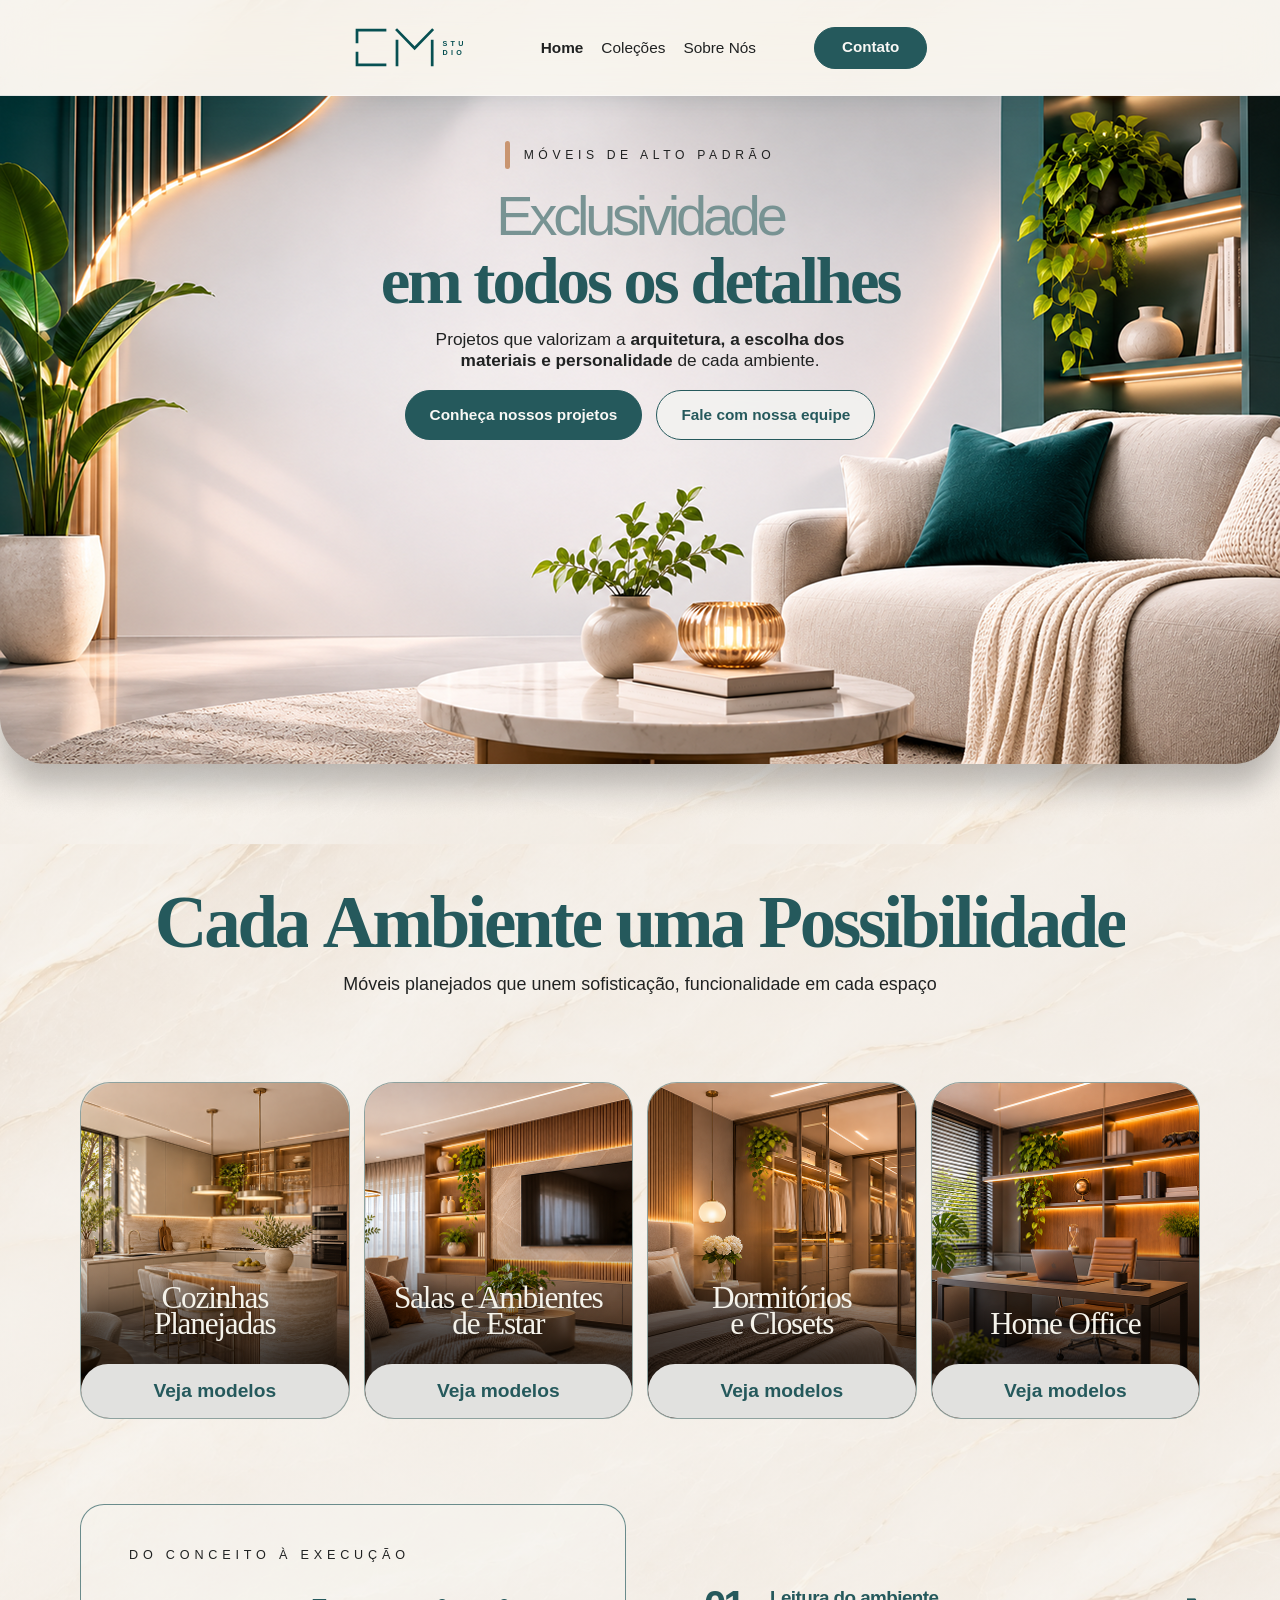
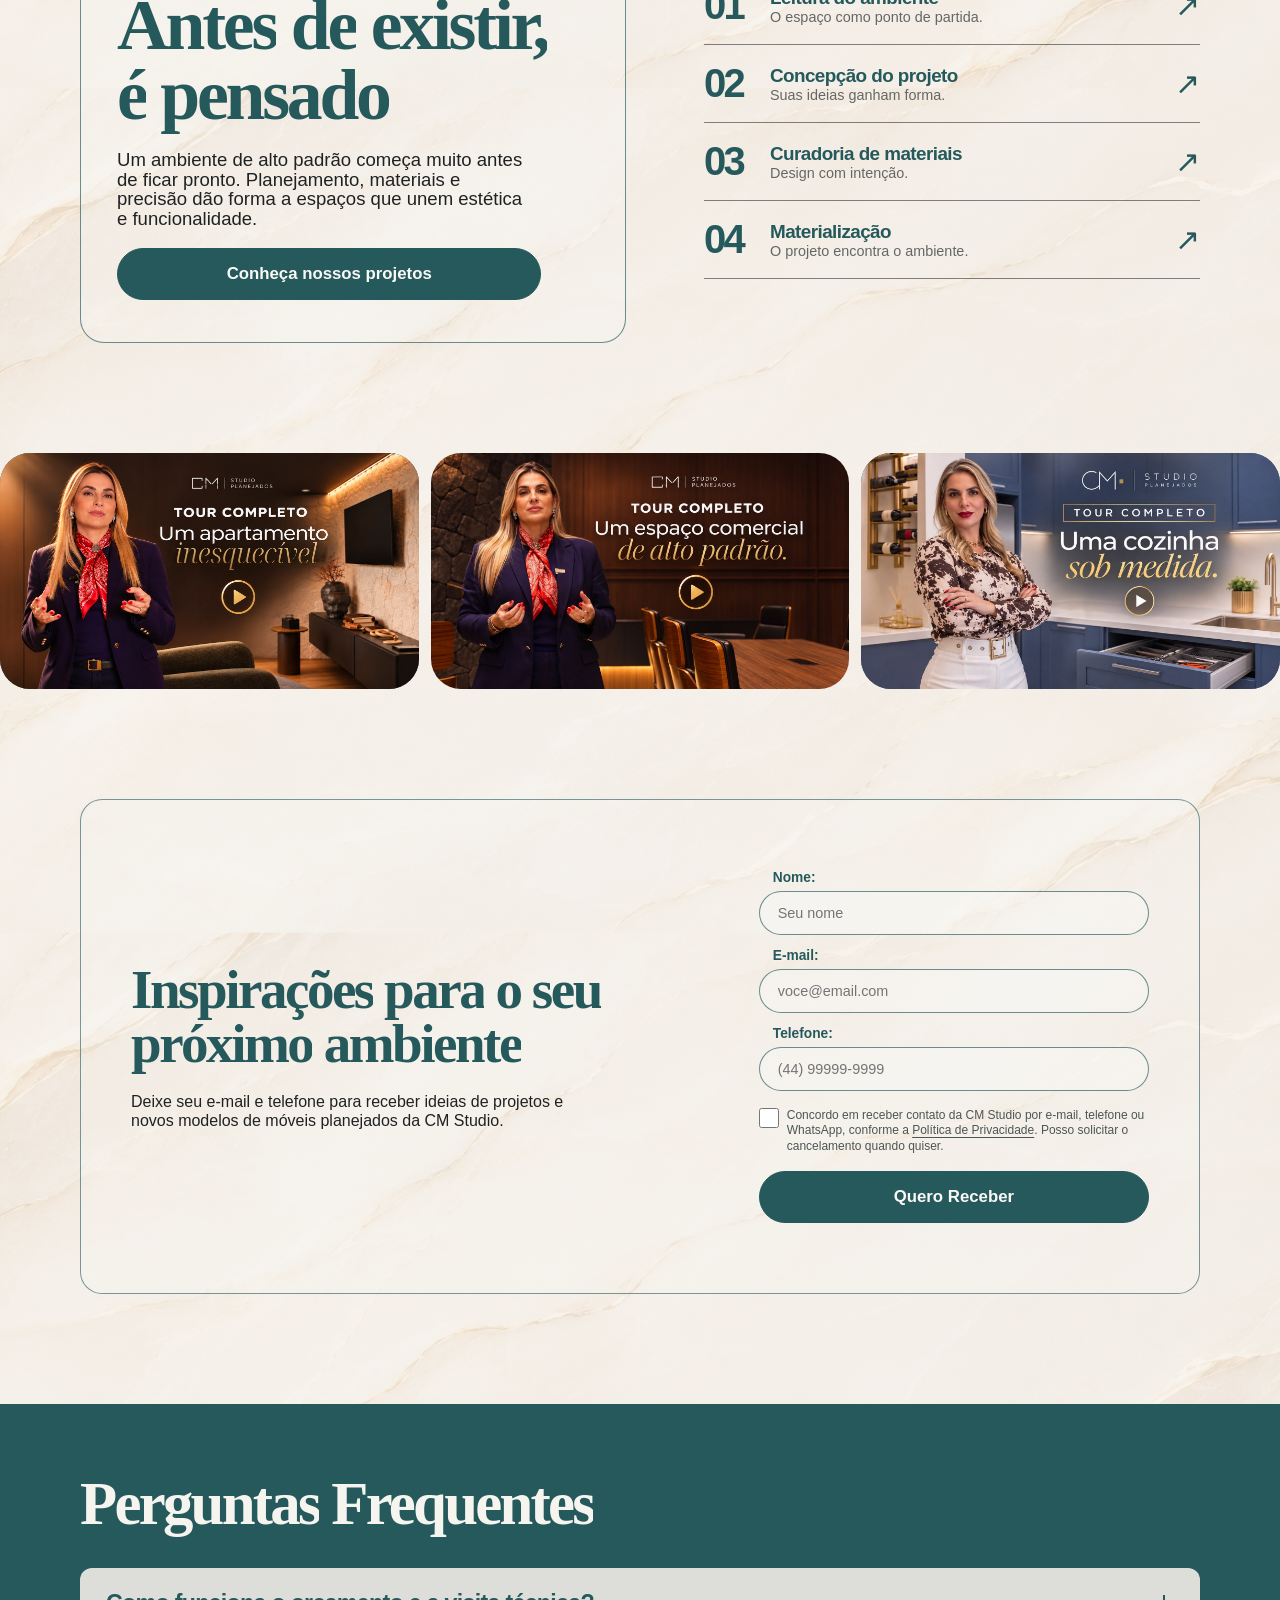
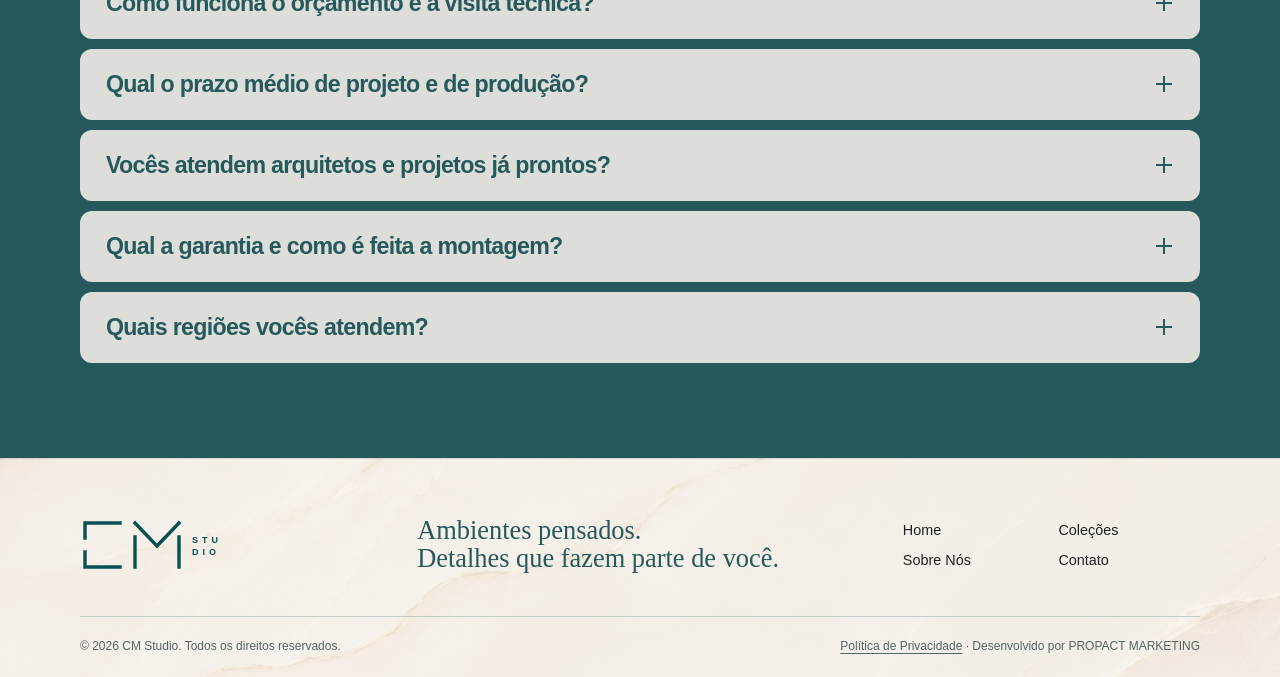
<file: index.html>
<!doctype html>
<html lang="pt-BR">
<head>
  <meta charset="utf-8">
  <meta name="viewport" content="width=device-width, initial-scale=1">

  <!-- Ao configurar o formulário, libere seu domínio em connect-src. -->
  <meta http-equiv="Content-Security-Policy" content="default-src 'self'; img-src 'self'; style-src 'self' 'unsafe-inline' https://fonts.googleapis.com; font-src https://fonts.gstatic.com; script-src 'self' 'unsafe-inline'; frame-src https://www.youtube-nocookie.com https://player.vimeo.com; media-src 'self' https:; connect-src 'self'; base-uri 'self'; form-action 'none'; object-src 'none'">
  <meta name="referrer" content="strict-origin-when-cross-origin">
  <meta name="robots" content="index, follow, max-image-preview:large">

  <title>CM Studio | Móveis planejados em todos os detalhes</title>
  <meta name="description" content="Explore cozinhas, salas, dormitórios e home offices planejados pela CM Studio. Do conceito à execução, um ambiente pensado para você.">
  <meta name="theme-color" content="#25595c">

  <link rel="icon" href="assets/images/logo.svg" type="image/svg+xml">
  <link rel="preconnect" href="https://fonts.googleapis.com">
  <link rel="preconnect" href="https://fonts.gstatic.com" crossorigin>

  <!-- Prioriza a imagem principal correspondente à tela atual. -->
  <link rel="preload" as="image" href="assets/images/hero-mobile.png" media="(max-width:600px)" fetchpriority="high">
  <link rel="preload" as="image" href="assets/images/hero-desktop.png" media="(min-width:600.01px)" fetchpriority="high">

  <!-- Fontes sem bloquear a primeira exibição da página. -->
  <link href="https://fonts.googleapis.com/css2?family=Cormorant+Garamond:wght@400;500;600&amp;family=Raleway:wght@400;500;600;700&amp;display=swap" rel="stylesheet" media="print" onload="this.onload=null;this.media='all'">
  <noscript>
    <link href="https://fonts.googleapis.com/css2?family=Cormorant+Garamond:wght@400;500;600&amp;family=Raleway:wght@400;500;600;700&amp;display=swap" rel="stylesheet">
  </noscript>

  <!--
    ABERTURA ORIGINAL COMPLETA:
    - Mantém o vídeo inteiro na velocidade original.
    - A saída começa somente quando o vídeo termina.
    - A cortina sai em 150 ms.
    - Os tempos de segurança abaixo servem apenas para falhas.
  -->
  <script>
window.CM_INTRO = {
  enabled: true,
  oncePerSession: false,
  skipOnDeepLink: true,
  exitDuration: 150,
  startupTimeout: 10000,
  stallTimeout: 10000
};

(() => {
  const options = window.CM_INTRO;
  const root = document.documentElement;
  const desktop = matchMedia('(min-width:1025px)');
  const reducedMotion = matchMedia('(prefers-reduced-motion:reduce)');
  const connection = navigator.connection;

  if (
    !options.enabled ||
    !desktop.matches ||
    reducedMotion.matches ||
    (
      connection &&
      (
        connection.saveData ||
        /(^|-)2g$/.test(connection.effectiveType || '')
      )
    ) ||
    (
      options.skipOnDeepLink &&
      location.hash &&
      location.hash !== '#home'
    )
  ) {
    return;
  }

  if (options.oncePerSession) {
    try {
      if (sessionStorage.getItem('cm_intro_seen')) return;
    } catch {}
  }

  let intro;
  let video;
  let source;

  let finished = false;
  let leaving = false;
  let played = false;
  let lastProgressPosition = 0;

  let bootstrapTimer;
  let startTimer;
  let stallTimer;
  let exitTimer;

  function clearPlaybackTimers() {
    [
      bootstrapTimer,
      startTimer,
      stallTimer
    ].forEach(timer => clearTimeout(timer));
  }

  function finish() {
    if (finished) return;

    finished = true;

    clearPlaybackTimers();
    clearTimeout(exitTimer);

    document.removeEventListener(
      'DOMContentLoaded',
      start
    );

    document.removeEventListener(
      'visibilitychange',
      checkVisibility
    );

    desktop.removeEventListener(
      'change',
      checkViewport
    );

    reducedMotion.removeEventListener(
      'change',
      checkViewport
    );

    // Retira a cortina antes de limpar o vídeo.
    const overlay =
      intro || document.getElementById('intro');

    const player =
      video || document.getElementById('intro-video');

    if (overlay) overlay.remove();

    root.classList.remove('has-intro');

    document.querySelectorAll(
      '.site-header, main, .site-footer'
    ).forEach(element => {
      element.inert = false;
    });

    if (player) {
      try {
        player.pause();
        player.removeAttribute('src');

        player.querySelectorAll('source').forEach(item => {
          item.removeAttribute('src');
        });

        player.load();
      } catch {}
    }
  }

  function leave() {
    if (finished || leaving) return;

    leaving = true;

    clearPlaybackTimers();

    if (!played || !intro) {
      finish();
      return;
    }

    // Mantém o último quadro até a cortina terminar de sair.
    video.pause();

    intro.addEventListener('transitionend', event => {
      if (
        event.target === intro &&
        event.propertyName === 'transform'
      ) {
        finish();
      }
    });

    intro.classList.add('is-leaving');

    // Segurança caso o navegador não dispare transitionend.
    exitTimer = setTimeout(
      finish,
      options.exitDuration + 50
    );
  }

  function checkViewport() {
    if (
      !desktop.matches ||
      reducedMotion.matches
    ) {
      finish();
    }
  }

  function watchStartup() {
    clearTimeout(startTimer);

    if (!document.hidden) {
      startTimer = setTimeout(() => {
        if (!played) finish();
      }, options.startupTimeout);
    }
  }

  function watchStall() {
    clearTimeout(stallTimer);

    if (
      finished ||
      leaving ||
      document.hidden ||
      !played
    ) {
      return;
    }

    const lastPosition = video.currentTime;

    stallTimer = setTimeout(() => {
      if (
        finished ||
        leaving ||
        document.hidden
      ) {
        return;
      }

      if (video.ended) {
        leave();
      } else if (video.currentTime <= lastPosition) {
        // Libera o site somente se o vídeo realmente ficou sem progresso.
        finish();
      } else {
        lastProgressPosition = video.currentTime;
        watchStall();
      }
    }, options.stallTimeout);
  }

  function checkVisibility() {
    clearTimeout(startTimer);
    clearTimeout(stallTimer);

    if (
      finished ||
      leaving ||
      document.hidden
    ) {
      return;
    }

    if (!played) {
      watchStartup();
    } else if (video.ended) {
      leave();
    } else {
      watchStall();
    }
  }

  function start() {
    if (finished) return;

    clearTimeout(bootstrapTimer);

    intro = document.getElementById('intro');
    video = document.getElementById('intro-video');
    source = video && video.querySelector('source');

    if (
      !intro ||
      !video ||
      !source ||
      !desktop.matches ||
      reducedMotion.matches
    ) {
      finish();
      return;
    }

    try {
      document.querySelectorAll(
        '.site-header, main, .site-footer'
      ).forEach(element => {
        element.inert = true;
      });

      intro.style.setProperty(
        '--intro-exit',
        options.exitDuration + 'ms'
      );

      desktop.addEventListener(
        'change',
        checkViewport
      );

      reducedMotion.addEventListener(
        'change',
        checkViewport
      );

      document.addEventListener(
        'visibilitychange',
        checkVisibility
      );

      // Reprodução integral na velocidade original.
      video.loop = false;
      video.defaultPlaybackRate = 1;
      video.playbackRate = 1;

      video.addEventListener('playing', () => {
        if (finished || leaving) return;

        played = true;
        lastProgressPosition = video.currentTime;

        clearTimeout(startTimer);
        watchStall();

        if (options.oncePerSession) {
          try {
            sessionStorage.setItem(
              'cm_intro_seen',
              '1'
            );
          } catch {}
        }
      });

      // Saída normal somente após o término real do vídeo.
      video.addEventListener(
        'ended',
        leave,
        { once: true }
      );

      video.addEventListener(
        'waiting',
        watchStall
      );

      video.addEventListener('timeupdate', () => {
        if (
          video.currentTime > lastProgressPosition
        ) {
          lastProgressPosition = video.currentTime;
          watchStall();
        }
      });

      video.addEventListener(
        'error',
        finish,
        { once: true }
      );

      source.addEventListener(
        'error',
        finish,
        { once: true }
      );

      watchStartup();

      video.muted = true;
      video.preload = 'auto';

      // Sem pôster de textura intermediário.
      source.src = source.dataset.src;

      video.load();

      const attempt = video.play();

      if (attempt && attempt.catch) {
        attempt.catch(finish);
      }
    } catch {
      finish();
    }
  }

  root.classList.add('has-intro');

  // Protege apenas contra falha de inicialização.
  // Este temporizador é cancelado quando start() roda.
  bootstrapTimer = setTimeout(
    finish,
    options.startupTimeout
  );

  if (document.readyState === 'loading') {
    document.addEventListener(
      'DOMContentLoaded',
      start,
      { once: true }
    );
  } else {
    start();
  }
})();
  </script>

  <style>
:root{
  --teal:#25595c;
  --deep:#124b4d;
  --ink:#202222;
  --paper:#f2f0ed;
  --copper:#c99570;
  --serif:'Cormorant Garamond',Georgia,serif;
  --sans:'Raleway',Arial,sans-serif;
  --ease:cubic-bezier(.18,.72,.2,1);
}

*,*::before,*::after{box-sizing:border-box}
html{scroll-behavior:smooth;scroll-padding-top:110px}
body{margin:0;color:var(--ink);font-family:var(--sans);font-size:16px;background:linear-gradient(#f5f4f1b8,#f5f4f1b8),url('assets/images/marmore.jpg') center top/1500px auto repeat-y}
button,input,textarea{font:inherit}
button,a,input{-webkit-tap-highlight-color:transparent}
a{color:inherit;text-decoration:none}
button{cursor:pointer;color:inherit}
img{display:block;max-width:100%}
h1,h2,h3,p{margin:0}
h1,h2,h3{font-family:var(--serif);font-weight:600}
h1,h2{color:var(--teal);letter-spacing:-.045em;line-height:.98}
h2{font-size:clamp(2.5rem,5.7vw,4.6rem)}
p{line-height:1.35}
a:focus-visible,button:focus-visible,summary:focus-visible,input:focus-visible{outline:3px solid var(--copper);outline-offset:5px}
section[id]{scroll-margin-top:100px}
.section-shell{width:min(1120px,88%);margin-inline:auto}
.button{display:inline-flex;align-items:center;justify-content:center;min-height:52px;padding:13px 25px;border:1px solid var(--teal);border-radius:50px;background:var(--teal);color:#f9f8f5;font-weight:700;font-size:1.05rem;text-align:center;line-height:1.2;transition:background .25s,transform .25s,box-shadow .25s}
.button:hover{background:var(--deep);transform:translateY(-2px);box-shadow:0 6px 20px #163d3d1a}
.button-light{background:#f3f3f0d9;color:var(--teal);-webkit-backdrop-filter:blur(8px);backdrop-filter:blur(8px)}
.button-light:hover{background:#fff}
.button:disabled{opacity:.65;cursor:wait}
.sr-only{position:absolute;width:1px;height:1px;overflow:hidden;clip:rect(0,0,0,0);white-space:nowrap}
.skip-link{position:fixed;top:-100px;left:20px;padding:15px;background:white;color:var(--teal);z-index:100}
.skip-link:focus{top:12px}
.link-button{border:0;background:none;padding:0;font:inherit;color:inherit;text-decoration:underline;text-underline-offset:3px}

/* ABERTURA ORIGINAL COMPLETA — SOMENTE DESKTOP */
.intro{display:none}

@media(min-width:1025px){
  html.has-intro{overflow:hidden}

  html.has-intro .intro{
    display:block;
    position:fixed;
    inset:0;
    z-index:1000;
    background:#f4f3f0;
    box-shadow:0 40px 80px -20px rgba(10,35,36,.45);
    will-change:transform;
  }

  .intro.is-leaving{
    transform:translateY(-102%);
    transition:transform var(--intro-exit,150ms) cubic-bezier(.77,0,.18,1);
  }

  .intro-video{
    position:absolute;
    inset:0;
    width:100%;
    height:100%;
    object-fit:cover;
    pointer-events:none;
  }
}

/* CABEÇALHO FIXO COM EFEITO DE VIDRO */
.site-header{
  position:sticky;
  top:0;
  z-index:50;
  min-height:96px;
  display:flex;
  align-items:center;
  justify-content:center;
  gap:60px;
  padding:18px 5%;
  background:rgba(247,246,242,.66);
  border-bottom:1px solid rgba(255,255,255,.52);
  -webkit-backdrop-filter:blur(24px) saturate(145%);
  backdrop-filter:blur(24px) saturate(145%);
  box-shadow:0 9px 28px -17px rgba(17,47,48,.27);
  transition:background .25s ease,box-shadow .25s ease;
}

.site-header.is-scrolled{
  background:rgba(247,246,242,.56);
  box-shadow:0 12px 32px -15px rgba(17,47,48,.34);
}

.brand{display:block;flex-shrink:0}
.brand img{width:128px;height:auto}
.site-header nav{display:flex;align-items:center;gap:18px;font-size:.96rem}
.site-header nav>a[aria-current]{font-weight:700}
.site-header nav>a:not(.button):hover{text-decoration:underline;text-underline-offset:5px}
.site-header .nav-contact{min-height:42px;padding:10px 27px;margin-left:40px;font-size:.95rem}
.menu-toggle{display:none}

/* PRIMEIRA SEÇÃO */
.hero{position:relative;margin-top:-1px;isolation:isolate}
.hero-picture{display:block}

.hero-picture img{
  display:block;
  width:100%;
  height:auto;
  min-height:0;
  max-height:none;
  aspect-ratio:1280 / 727;
  object-fit:contain;
  object-position:center top;
}

.hero-copy{
  position:absolute;
  inset:0;
  display:flex;
  flex-direction:column;
  align-items:center;
  max-width:1060px;
  margin-inline:auto;
  padding:clamp(28px,3.6vw,64px) 4% 0;
  text-align:center;
}

.eyebrow{font-size:.79rem;letter-spacing:.38em;text-transform:uppercase;font-weight:500}
.hero .eyebrow{display:flex;align-items:center;gap:14px;margin-bottom:10px;font-size:clamp(.65rem,.95vw,.79rem)}
.hero .eyebrow::before{content:'';display:block;width:5px;height:28px;border-radius:3px;background:var(--copper)}
.hero h1{font-size:clamp(2.8rem,5.2vw,4.75rem);max-width:940px;line-height:1.02}
.light-heading{font-family:var(--sans);font-weight:400;letter-spacing:-.075em;font-size:.84em;color:#789393}
.hero-description{max-width:620px;margin-top:14px;font-size:clamp(.95rem,1.35vw,1.15rem);line-height:1.25}
.hero-actions{display:flex;flex-direction:row;align-items:center;justify-content:center;gap:14px;width:auto;margin-top:18px}
.hero-actions .button{min-height:50px;padding:12px 24px;font-size:clamp(.95rem,1.2vw,1.05rem)}

/* COLEÇÕES DA HOME */
.collections-section{padding-top:65px;padding-bottom:85px}
.section-intro{text-align:center}
.section-intro p{margin-top:14px;font-size:1.12rem}
.collection-grid{display:grid;grid-template-columns:repeat(4,minmax(0,1fr));gap:14px;margin-top:85px}
.collection-card{display:block;position:relative;aspect-ratio:.8;border-radius:30px;isolation:isolate;overflow:hidden;border:1px solid #25595c65;background:#d4d2cb}
.collection-card>img{width:100%;height:100%;object-fit:cover;transition:transform .7s var(--ease)}
.collection-card::after{content:'';position:absolute;inset:40% 0 0;background:linear-gradient(transparent,#0007 75%);z-index:1;pointer-events:none}
.collection-card h3{position:absolute;z-index:2;inset:auto 8px 24%;text-align:center;font-weight:400;font-size:clamp(1.55rem,2.45vw,2.1rem);line-height:.84;color:#f5f3eb;letter-spacing:-.04em;text-shadow:0 1px 8px #0006}
.collection-card>span{position:absolute;z-index:3;inset:auto 0 0;min-height:54px;border-radius:40px;background:#e1e1df;display:flex;align-items:center;justify-content:center;color:var(--teal);font-size:1.2rem;font-weight:700;transition:background .3s}
.collection-card:hover>img{transform:scale(1.055)}
.collection-card:hover>span{background:#f4f4f0}

/* METODOLOGIA */
.method-section{display:grid;grid-template-columns:1.1fr 1fr;gap:7%;align-items:center;padding-bottom:110px}
.method-card{border:1px solid #25595caa;border-radius:24px;padding:42px 36px;background:#f7f7f345}
.method-card .eyebrow{margin:0 0 26px 12px}
.method-card h2{font-size:clamp(3.2rem,5.6vw,4.6rem)}
.method-card>p:not(.eyebrow){font-size:1.16rem;line-height:1.05;margin-top:20px;max-width:410px}
.method-card .button{margin-top:20px;width:90%}
.method-item{border-bottom:1px solid #3339}
.method-item summary{list-style:none;display:flex;gap:18px;align-items:center;padding:16px 0;cursor:pointer;color:var(--teal)}
summary::-webkit-details-marker{display:none}
.method-number{font-family:var(--sans);font-weight:600;font-size:2.5rem;letter-spacing:-.07em;min-width:48px}
.method-item strong{font-size:1.18rem;letter-spacing:-.03em}
.method-item small{display:block;color:#656765;font-size:.9rem}
.method-arrow{margin-left:auto;font-size:1.9rem;transition:transform .3s;flex-shrink:0}
.method-item[open] .method-arrow{transform:rotate(90deg)}
.detail-answer{line-height:1.5}
.method-item .detail-answer{padding:0 10px 22px 66px;color:#4d5654}
.detail-answer p{line-height:1.5}

/* VÍDEOS */
.video-section{padding-bottom:110px}
.video-track{display:grid;grid-template-columns:repeat(3,minmax(0,1fr));gap:12px;width:100%;overflow:visible}
.video-card{padding:0;border:0;border-radius:30px;overflow:hidden;background:var(--teal);display:block;position:relative}
.video-card img{width:100%;height:auto;aspect-ratio:16/9;object-fit:cover;transition:transform .7s var(--ease)}
.video-card:hover img{transform:scale(1.035)}

/* FORMULÁRIO */
.contact-section{padding-bottom:110px}
.contact-panel{border:1px solid #25595c99;border-radius:22px;padding:70px 50px;display:grid;grid-template-columns:1.4fr 1fr;gap:8%;align-items:center;background:#f7f7f340}
.contact-copy h2{font-size:clamp(2.8rem,4.3vw,3.6rem);max-width:580px}
.contact-copy p{font-size:1rem;max-width:460px;margin-top:23px;line-height:1.15}
.lead-form{display:grid;gap:13px}
.field label{display:block;font-size:.86rem;font-weight:700;color:var(--teal);margin:0 0 6px 14px}
.field input{min-height:44px;width:100%;background:#f8f8f580;border:1px solid #25595caa;border-radius:40px;padding:10px 18px;color:var(--ink);font-size:.9rem;transition:background .2s,box-shadow .2s}
.field input:focus{background:#fff;box-shadow:0 0 0 4px #25595c15}
.consent{display:flex;align-items:flex-start;gap:8px;font-size:.75rem;line-height:1.3;color:#4d5654;cursor:pointer;margin:4px 0}
.consent input{accent-color:var(--teal);width:20px;height:20px;flex-shrink:0;margin:0}
.lead-form .button{width:100%}
.form-status{font-size:.86rem;line-height:1.45}
.form-status:empty{display:none}
.field[hidden]{display:none}
.hp{position:absolute;left:-9999px;width:1px;height:1px;overflow:hidden}

/* PERGUNTAS FREQUENTES */
.faq-section{padding:70px 0 95px;background:var(--teal);color:#f5f4ef}
.faq-section h2{font-size:clamp(2.5rem,4.8vw,3.8rem);color:#f5f4ef;margin-bottom:34px}
.faq-list{display:grid;gap:10px}
.faq-item{background:#dddeda;border-radius:12px;color:var(--teal)}
.faq-item summary{font-size:clamp(1rem,2vw,1.45rem);font-weight:700;letter-spacing:-.03em;padding:22px 26px;display:flex;align-items:center;gap:20px;cursor:pointer;list-style:none}
.faq-item .detail-answer{padding:0 64px 24px 26px;font-size:1rem;color:#3e5554}
.plus{width:20px;height:20px;position:relative;margin-left:auto;flex-shrink:0}
.plus::before,.plus::after{content:'';height:2px;width:16px;background:currentColor;position:absolute;top:9px;left:2px;transition:transform .3s}
.plus::after{transform:rotate(90deg)}
.faq-item[open] .plus::after{transform:rotate(0)}
details[open] .detail-answer{animation:answer-in .3s var(--ease)}

@keyframes answer-in{
  from{opacity:0;transform:translateY(6px)}
  to{opacity:1;transform:none}
}

/* RODAPÉ */
.site-footer{padding:55px 0 24px;border-top:1px solid #25595c25}
.footer-inner{display:grid;grid-template-columns:1fr 1.5fr 1fr;gap:40px;align-items:center}
.footer-inner .brand img{width:160px}
.footer-inner>p{font-family:var(--serif);font-size:1.65rem;color:var(--teal);line-height:1.05}
.footer-inner nav{display:grid;grid-template-columns:1fr 1fr;gap:14px;font-size:.9rem}
.footer-inner a:hover{text-decoration:underline;text-underline-offset:5px}
.footer-bottom{display:flex;justify-content:space-between;gap:20px;border-top:1px solid #25595c40;margin-top:40px;padding-top:22px;color:#526664}
.footer-bottom small{font-size:.75rem}

/* TELA DE COLEÇÕES */
.catalog-page{padding-top:95px;padding-bottom:100px;min-height:calc(100svh - 96px);width:min(1180px,92%)}
.category-tabs{display:flex;align-items:stretch;justify-content:space-between;border:1px solid var(--teal);background:#dddedaab;border-radius:22px;gap:12px;padding:22px 28px;margin-bottom:75px}
.category-tabs a{display:flex;align-items:center;justify-content:center;text-align:center;padding:14px 20px;font-size:1.15rem;border-radius:12px;transition:background .25s}
.category-tabs a[aria-current]{background:var(--teal);color:#f3f3f0;font-weight:700}
.category-tabs a:hover{background:#25595c17}
.category-tabs a[aria-current]:hover{background:var(--deep)}
.catalog-layout{display:grid;grid-template-columns:1.45fr 1fr;gap:7%;align-items:start}
.catalog-copy h1{font-size:clamp(3.8rem,6.4vw,5.1rem);font-weight:500;line-height:.92}
.catalog-copy>p{font-size:clamp(1.1rem,2vw,1.6rem);line-height:1.15;margin-top:42px;max-width:640px}
.model-tabs{display:flex;align-items:center;justify-content:space-between;margin-bottom:14px;gap:8px}
.model-tabs button{border:0;background:none;flex:1;min-height:38px;font-size:1.15rem;line-height:1.1;padding:0 10px}
.model-tabs button+button{border-left:3px solid var(--teal)}
.model-tabs button[aria-selected=true]{font-weight:700}
.gallery-frame{position:relative;border-radius:28px;isolation:isolate}
.gallery-frame>img{aspect-ratio:1.7;width:100%;height:auto;object-fit:cover;border-radius:28px}
.gallery-frame.is-portrait>img{aspect-ratio:1.1;object-position:center}
.gallery-frame.changing img{animation:image-in .5s var(--ease)}

@keyframes image-in{
  from{opacity:.35;transform:scale(.975);filter:blur(5px)}
  to{opacity:1;transform:none;filter:blur(0)}
}

.model-tags{position:absolute;bottom:-10px;left:-6px;right:-6px;display:flex;gap:5px;justify-content:center}
.model-tags span{font-size:.65rem;padding:10px 6px;text-align:center;flex:1;border:1px solid var(--teal);border-radius:30px;background:#e0e1dd;line-height:1.1}
.gallery-prev,.gallery-next{position:absolute;top:45%;width:32px;height:38px;border-radius:20px;border:1px solid #ffffff80;background:#163d3d55;-webkit-backdrop-filter:blur(8px);backdrop-filter:blur(8px);color:white;font-family:Arial,sans-serif;font-size:1.7rem;opacity:0;transition:opacity .2s}
.gallery-prev{left:10px}
.gallery-next{right:10px}
.gallery-frame:hover button,.gallery-frame:focus-within button{opacity:1}
.gallery-dots{display:flex;align-items:center;justify-content:center;gap:2px;margin-top:22px}
.gallery-dots button{position:relative;width:24px;height:24px;border:0;background:none;padding:0}
.gallery-dots button::after{content:'';display:block;width:8px;height:8px;background:#a6b9b7;border-radius:50%;margin:auto;transition:background .2s,transform .2s}
.gallery-dots button[aria-pressed=true]::after{background:var(--teal);transform:scale(1.1)}
.model-ideal{text-align:center;font-size:.9rem;min-height:2.7em;padding:8px 2px 0}
.model-cta{width:94%;display:flex;margin:8px auto 0;min-height:62px;font-size:1.2rem}

/* MODAIS */
.video-dialog{border:1px solid #25595c55;border-radius:24px;background:var(--paper);color:var(--teal);padding:28px;max-width:960px;width:92%;max-height:90svh;overflow:auto}
.video-dialog::backdrop{background:#061f23bf;-webkit-backdrop-filter:blur(10px);backdrop-filter:blur(10px)}
.video-dialog h2{font-size:2.2rem;margin:0 40px 22px 0}
.dialog-close{position:absolute;right:14px;top:12px;border:0;background:transparent;font-size:2rem;line-height:1;min-width:40px;min-height:40px}
.video-dialog img,.video-dialog iframe,.video-dialog video{width:100%;aspect-ratio:16/9;border:0;border-radius:14px;display:block}
.video-dialog p{margin:18px 0 0;line-height:1.5;font-size:1rem}

/* ANIMAÇÕES */
@media(prefers-reduced-motion:no-preference){
  .motion-ready .reveal{opacity:0;filter:blur(8px);transform:translateY(28px);transition:opacity .75s var(--ease),filter .85s var(--ease),transform .85s var(--ease);transition-delay:var(--delay,0ms)}
  .motion-ready .scale-reveal{transform:translateY(20px) scale(.95)}
  .motion-ready .reveal.is-visible{opacity:1;filter:blur(0);transform:none}
  .motion-ready .text-reveal .word-mask{display:inline-block;overflow:hidden;vertical-align:bottom;padding-bottom:.1em;margin-bottom:-.1em}
  .motion-ready .text-reveal .word-inner{display:inline-block;transform:translateY(112%);filter:blur(7px);opacity:0;transition:transform .85s var(--ease),filter .8s var(--ease),opacity .65s;transition-delay:calc(var(--word-index,0)*35ms)}
  .motion-ready .text-reveal.is-visible .word-inner{transform:none;filter:blur(0);opacity:1}
  .motion-ready .hero h1 .word-mask{padding-top:.07em;margin-top:-.07em;padding-bottom:.14em;margin-bottom:-.14em}
}

/* TELAS GRANDES */
@media(min-width:1450px){
  .section-shell{max-width:1240px}
  .catalog-page{max-width:1300px}
}

/* TABLETS */
@media(max-width:1000px){
  .site-header{gap:35px}
  .site-header .nav-contact{margin-left:12px}
  .collection-grid{margin-top:55px}
  .collection-card h3{font-size:1.6rem}
  .collection-card>span{font-size:1rem;min-height:46px}
  .method-section{gap:6%}
  .method-card{padding:32px 26px}
  .method-card .eyebrow{font-size:.65rem;letter-spacing:.29em}
  .method-number{font-size:2.1rem;min-width:37px}
  .method-item summary{gap:12px}
  .method-item strong{font-size:1.05rem}
  .method-item small{font-size:.8rem}
  .contact-panel{padding:50px 35px;gap:7%}
  .category-tabs{gap:4px;padding:18px}
  .category-tabs a{padding:12px 10px;font-size:.93rem}
  .catalog-layout{gap:5%;grid-template-columns:1.25fr 1fr}
  .catalog-copy h1{font-size:3.9rem}
  .catalog-copy>p{font-size:1.2rem}
  .model-tabs button{font-size:1rem;padding:0 6px}
  .model-tags span{font-size:.6rem}
}

@media(min-width:601px) and (max-width:1000px){
  .hero-copy{padding:clamp(16px,2.4vw,24px) 4% 0}
  .hero .eyebrow{font-size:.6rem;letter-spacing:.3em;margin-bottom:8px}
  .hero .eyebrow::before{height:18px}
  .hero h1{font-size:clamp(1.95rem,4.65vw,3.1rem);line-height:1.02}
  .hero-description{font-size:.875rem;max-width:430px;line-height:1.2;margin-top:10px}
  .hero-actions{gap:10px;margin-top:12px}
  .hero-actions .button{min-height:42px;padding:10px 17px;font-size:.85rem}
}

/* MOBILE */
@media(max-width:700px){
  html{scroll-padding-top:80px}
  .site-header{min-height:68px;padding:14px 7%;justify-content:space-between}
  .brand img{width:90px}
  .menu-toggle{display:grid;gap:5px;border:0;background:none;padding:6px;z-index:2}
  .menu-toggle span{width:34px;height:4px;border-radius:4px;background:var(--copper);transition:transform .25s,opacity .25s}
  .menu-toggle[aria-expanded=true] span:nth-child(1){transform:translateY(9px) rotate(45deg)}
  .menu-toggle[aria-expanded=true] span:nth-child(2){opacity:0}
  .menu-toggle[aria-expanded=true] span:nth-child(3){transform:translateY(-9px) rotate(-45deg)}
  .site-header nav{display:none;position:absolute;top:100%;left:0;right:0;background:rgba(247,246,242,.88);border-bottom:1px solid #25595c44;padding:22px 7%;flex-direction:column;align-items:stretch;gap:0;-webkit-backdrop-filter:blur(24px) saturate(145%);backdrop-filter:blur(24px) saturate(145%);box-shadow:0 14px 26px -15px rgba(17,47,48,.3)}
  .site-header nav.is-open{display:flex}
  .site-header nav>a{padding:14px}
  .site-header .nav-contact{margin:12px 0 0}
  .collections-section{padding-top:42px;padding-bottom:62px}
  .section-intro h2{font-size:2.75rem;max-width:520px;margin:auto}
  .section-intro p{font-size:1rem;max-width:360px;margin:16px auto 0}
  .collection-grid{grid-template-columns:repeat(2,minmax(0,1fr));gap:16px 10px;margin-top:35px}
  .collection-card{border-radius:23px;aspect-ratio:.79}
  .collection-card h3{font-size:clamp(1.7rem,4.8vw,2.3rem)}
  .collection-card>span{min-height:46px;font-size:1rem}
  .method-section{grid-template-columns:1fr;gap:44px;padding-bottom:58px}
  .method-card{padding:36px 25px}
  .method-card .eyebrow{margin:0 0 25px;font-size:.65rem;letter-spacing:.3em}
  .method-card h2{font-size:3.2rem}
  .method-card>p:not(.eyebrow){font-size:1rem;line-height:1.25;margin-top:20px;max-width:none}
  .method-card .button{width:100%;font-size:1rem}
  .method-list{padding:0 10px}
  .method-number{font-size:2.25rem;min-width:42px}
  .method-item summary{padding:15px 0;gap:12px}
  .method-item strong{font-size:1.1rem}
  .method-item small{font-size:.87rem}
  .method-item .detail-answer{padding-left:54px;font-size:.93rem}
  .video-section{padding-bottom:60px;overflow:hidden}
  .video-track{display:flex;overflow-x:auto;gap:12px;padding:0 6% 16px;scroll-snap-type:x mandatory;scrollbar-width:thin;scrollbar-color:#25595c77 transparent}
  .video-card{min-width:78%;max-width:78%;scroll-snap-align:center;border-radius:22px}
  .contact-section{padding-bottom:60px}
  .contact-panel{padding:36px 24px;grid-template-columns:1fr;gap:32px;border-radius:20px}
  .contact-copy h2{font-size:2.8rem;max-width:400px}
  .contact-copy p{font-size:.93rem;line-height:1.3;margin-top:16px}
  .lead-form{gap:15px}
  .field input{min-height:48px;font-size:1rem}
  .field label{font-size:.87rem}
  .consent{font-size:.78rem}
  .faq-section{padding:45px 0 60px}
  .faq-section h2{font-size:2.6rem;margin-bottom:28px}
  .faq-item summary{padding:19px 16px;font-size:1rem;line-height:1.3;gap:12px}
  .faq-item .detail-answer{padding:0 18px 22px;font-size:.94rem}
  .site-footer{padding-top:36px}
  .footer-inner{grid-template-columns:1fr 1fr;gap:26px}
  .footer-inner .brand img{width:130px}
  .footer-inner>p{font-size:1.4rem}
  .footer-inner nav{grid-column:1/-1;display:flex;justify-content:space-between;gap:10px;font-size:.85rem}
  .footer-bottom{margin-top:28px;flex-direction:column;gap:9px}
  .footer-bottom small{font-size:.7rem}
  .catalog-page{padding-top:36px;padding-bottom:65px;width:94%;min-height:calc(100svh - 68px)}
  .category-tabs{padding:10px 7px;gap:5px;flex-wrap:wrap;border-radius:18px;margin-bottom:38px;justify-content:center}
  .category-tabs a{font-size:.68rem;min-height:37px;padding:9px 10px;flex:1 1 30%;border-radius:30px;white-space:normal}
  .category-tabs a:last-child{flex-grow:0;flex-basis:35%}
  .catalog-layout{display:flex;flex-direction:column;gap:38px;padding:0 5%}
  .catalog-copy h1{font-size:clamp(2.7rem,9.8vw,4rem);line-height:.94;font-weight:500}
  .catalog-copy>p{font-size:1rem;line-height:1.2;margin-top:24px}
  .catalog-product{width:100%;max-width:520px;margin:0 auto}
  .model-tabs{margin-bottom:12px}
  .model-tabs button{font-size:1rem;min-height:32px}
  .gallery-frame>img{aspect-ratio:1.7;min-height:190px}
  .model-tags{left:0;right:0;gap:4px}
  .model-tags span{font-size:.6rem;padding:10px 4px}
  .model-ideal{font-size:.78rem;min-height:2.6em;padding-top:7px}
  .model-cta{min-height:50px;font-size:1rem;margin-top:12px;width:94%}
  .gallery-prev,.gallery-next{opacity:1;width:27px;height:34px}
  .gallery-prev{left:7px}
  .gallery-next{right:7px}
  .video-dialog{padding:20px}
  .video-dialog h2{font-size:1.8rem}
  .desktop-break{display:none}
}

@media(max-width:600px){
  .hero-picture img{aspect-ratio:402 / 554}
  .hero-copy{max-width:100%;padding:clamp(22px,5.5vw,32px) 6% 0}
  .hero .eyebrow{font-size:clamp(.52rem,1.8vw,.65rem);letter-spacing:.28em;margin-bottom:8px;gap:8px}
  .hero .eyebrow::before{height:18px;width:3px}
  .hero h1{font-size:clamp(1.8rem,8.2vw,3.05rem);line-height:1.02;max-width:490px}
  .hero-description{font-size:clamp(.875rem,2.55vw,1rem);max-width:390px;margin-top:12px;line-height:1.25}
  .hero-actions{flex-direction:column;align-items:center;width:82%;max-width:330px;gap:10px;margin-top:16px}
  .hero-actions .button{width:100%;min-height:44px;font-size:.95rem;padding:11px 16px}
}

@media(max-width:450px){
  .section-shell{width:89%}
  .collections-section .section-intro h2{font-size:2.3rem;max-width:330px}
  .section-intro p{font-size:.83rem;max-width:280px}
  .collection-grid{gap:14px 8px}
  .collection-card{border-radius:20px;aspect-ratio:.71}
  .collection-card h3{font-size:1.75rem;bottom:27%}
  .collection-card>span{font-size:.95rem;min-height:42px}
  .method-card h2{font-size:2.8rem}
  .method-card .eyebrow{font-size:.56rem}
  .method-card{padding:33px 22px}
  .method-number{font-size:2rem;min-width:34px}
  .method-item strong{font-size:1.03rem}
  .method-item small{font-size:.8rem}
  .method-list{padding:0}
  .method-arrow{font-size:1.6rem}
  .contact-panel{padding:30px 22px}
  .contact-copy h2{font-size:2.6rem}
  .faq-section h2{font-size:2.25rem}
  .faq-item summary{font-size:.9rem;padding:18px 15px}
  .catalog-page{width:94%}
  .catalog-copy h1{font-size:2.65rem}
  .category-tabs a{font-size:.61rem;padding-inline:8px}
  .model-tabs button{font-size:.95rem}
  .model-ideal{font-size:.73rem}
  .footer-inner>p{font-size:1.2rem}
}

@media(max-width:360px){
  .hero-copy{padding-top:20px}
  .hero h1{font-size:8.15vw}
  .hero-description{font-size:.83rem;max-width:285px}
  .hero-actions{width:88%;margin-top:14px}
  .hero-actions .button{font-size:.88rem;min-height:42px}
}

@supports not ((backdrop-filter:blur(1px)) or (-webkit-backdrop-filter:blur(1px))){
  .site-header,.site-header.is-scrolled{background:rgba(247,246,242,.97)}
}

@media(prefers-reduced-motion:reduce){
  html{scroll-behavior:auto}
  *,*::before,*::after{animation:none!important;transition:none!important}
  .reveal,.text-reveal{opacity:1!important;filter:none!important;transform:none!important}
}

[hidden]{display:none!important}
#home:focus,#catalog-title:focus,#hero-title:focus{outline:none}
  </style>
</head>

<body>
  <!-- Vídeo original completo, sem pôster intermediário. -->
  <div id="intro" class="intro" aria-hidden="true">
    <video
      id="intro-video"
      class="intro-video"
      muted
      playsinline
      preload="none"
      disablepictureinpicture
      disableremoteplayback
    >
      <source data-src="assets/images/loading.mp4" type="video/mp4">
    </video>
  </div>

  <a class="skip-link" href="#conteudo">Ir para o conteúdo</a>

  <!-- CABEÇALHO -->
  <header class="site-header">
    <a class="brand" href="#home" aria-label="CM Studio — Home">
      <img src="assets/images/logo.svg" alt="CM Studio" width="160" height="62">
    </a>

    <button
      class="menu-toggle"
      type="button"
      aria-label="Abrir menu"
      aria-expanded="false"
      aria-controls="main-nav"
    >
      <span></span>
      <span></span>
      <span></span>
    </button>

    <nav id="main-nav" aria-label="Navegação principal">
      <a href="#home" data-nav-view="home" aria-current="page">Home</a>
      <a href="#colecoes" data-nav-view="colecoes">Coleções</a>
      <a href="#sobre">Sobre Nós</a>
      <a class="button nav-contact" href="#contato">Contato</a>
    </nav>
  </header>

  <main id="conteudo">
    <div id="home" data-view="home">

      <!-- PRIMEIRA SEÇÃO -->
      <section class="hero" aria-labelledby="hero-title">
        <picture class="hero-picture">
          <source
            media="(max-width:600px)"
            srcset="assets/images/hero-mobile.png"
          >

          <img
            src="assets/images/hero-desktop.png"
            width="1280"
            height="727"
            alt="Sala com sofá claro, detalhes verdes e marcenaria iluminada"
            fetchpriority="high"
            loading="eager"
          >
        </picture>

        <div class="hero-copy">
          <p class="eyebrow">Móveis de alto padrão</p>

          <h1 id="hero-title" tabindex="-1">
            <span class="light-heading">Exclusividade</span><br>
            em todos os detalhes
          </h1>

          <p class="hero-description">
            Projetos que valorizam a
            <strong>arquitetura, a escolha dos<br class="desktop-break">
            materiais e personalidade</strong>
            de cada ambiente.
          </p>

          <div class="hero-actions">
            <a class="button" href="#colecoes">Conheça nossos projetos</a>
            <a class="button button-light" href="#contato">Fale com nossa equipe</a>
          </div>
        </div>
      </section>

      <!-- AMBIENTES -->
      <section
        class="collections-section section-shell"
        aria-labelledby="collections-title"
      >
        <div class="section-intro">
          <h2 id="collections-title" class="text-reveal">
            Cada Ambiente uma Possibilidade
          </h2>

          <p class="reveal">
            Móveis planejados que unem sofisticação, funcionalidade em cada espaço
          </p>
        </div>

        <div class="collection-grid cascade">
          <a
            class="collection-card reveal scale-reveal"
            style="--delay:0ms"
            href="#colecoes?ambiente=cozinhas"
          >
            <img
              src="assets/images/categoria-1.png"
              width="265"
              height="331"
              loading="lazy"
              decoding="async"
              alt="Cozinha planejada com ilha e bancada em pedra"
            >

            <h3>Cozinhas<br>Planejadas</h3>
            <span>Veja modelos</span>
          </a>

          <a
            class="collection-card reveal scale-reveal"
            style="--delay:130ms"
            href="#colecoes?ambiente=salas"
          >
            <img
              src="assets/images/categoria-2.png"
              width="280"
              height="332"
              loading="lazy"
              decoding="async"
              alt="Sala de estar com painel de TV iluminado"
            >

            <h3>Salas e Ambientes<br>de Estar</h3>
            <span>Veja modelos</span>
          </a>

          <a
            class="collection-card reveal scale-reveal"
            style="--delay:260ms"
            href="#colecoes?ambiente=dormitorios"
          >
            <img
              src="assets/images/categoria-3.png"
              width="281"
              height="331"
              loading="lazy"
              decoding="async"
              alt="Dormitório com closet e iluminação integrada"
            >

            <h3>Dormitórios<br>e Closets</h3>
            <span>Veja modelos</span>
          </a>

          <a
            class="collection-card reveal scale-reveal"
            style="--delay:390ms"
            href="#colecoes?ambiente=office"
          >
            <img
              src="assets/images/categoria-4.png"
              width="281"
              height="332"
              loading="lazy"
              decoding="async"
              alt="Home office com estantes e mesa sob medida"
            >

            <h3>Home Office</h3>
            <span>Veja modelos</span>
          </a>
        </div>
      </section>

      <!-- METODOLOGIA -->
      <section
        id="sobre"
        class="method-section section-shell"
        aria-labelledby="method-title"
      >
        <div class="method-card reveal scale-reveal">
          <p class="eyebrow">Do conceito à execução</p>

          <h2 id="method-title" class="text-reveal">
            Antes de existir,<br>é pensado
          </h2>

          <p>
            Um ambiente de alto padrão começa muito antes de ficar pronto.
            Planejamento, materiais e precisão dão forma a espaços que unem
            estética e funcionalidade.
          </p>

          <a class="button" href="#colecoes">Conheça nossos projetos</a>
        </div>

        <div class="method-list">
          <details class="method-item reveal" style="--delay:220ms">
            <summary>
              <span class="method-number">01</span>

              <span>
                <strong>Leitura do ambiente</strong>
                <small>O espaço como ponto de partida.</small>
              </span>

              <span class="method-arrow" aria-hidden="true">↗</span>
            </summary>

            <div class="detail-answer">
              <p>
                Entendemos a rotina, as necessidades e as possibilidades do
                ambiente. Medidas, circulação e iluminação orientam as primeiras
                decisões do projeto.
              </p>
            </div>
          </details>

          <details class="method-item reveal" style="--delay:340ms">
            <summary>
              <span class="method-number">02</span>

              <span>
                <strong>Concepção do projeto</strong>
                <small>Suas ideias ganham forma.</small>
              </span>

              <span class="method-arrow" aria-hidden="true">↗</span>
            </summary>

            <div class="detail-answer">
              <p>
                Organizamos o layout e as soluções de marcenaria para conectar
                o uso do espaço à sua personalidade. Cada escolha faz parte
                de uma composição.
              </p>
            </div>
          </details>

          <details class="method-item reveal" style="--delay:460ms">
            <summary>
              <span class="method-number">03</span>

              <span>
                <strong>Curadoria de materiais</strong>
                <small>Design com intenção.</small>
              </span>

              <span class="method-arrow" aria-hidden="true">↗</span>
            </summary>

            <div class="detail-answer">
              <p>
                Texturas, cores, acabamentos e ferragens são avaliados em
                conjunto. A seleção busca equilíbrio entre estética,
                funcionalidade e as necessidades do projeto.
              </p>
            </div>
          </details>

          <details class="method-item reveal" style="--delay:580ms">
            <summary>
              <span class="method-number">04</span>

              <span>
                <strong>Materialização</strong>
                <small>O projeto encontra o ambiente.</small>
              </span>

              <span class="method-arrow" aria-hidden="true">↗</span>
            </summary>

            <div class="detail-answer">
              <p>
                Com as definições aprovadas, o planejamento orienta a produção
                e a montagem. Os detalhes de execução acompanham o que foi
                pensado para o espaço.
              </p>
            </div>
          </details>
        </div>
      </section>

      <!-- VÍDEOS -->
      <section class="video-section" aria-label="Tours de projetos">
        <div class="video-track cascade">
          <button
            type="button"
            class="video-card reveal scale-reveal"
            data-video="apartamento"
            data-title="Um apartamento inesquecível"
          >
            <img
              src="assets/images/video-apartamento.jpg"
              width="1672"
              height="941"
              alt="Tour completo — Um apartamento inesquecível"
              loading="lazy"
              decoding="async"
            >

            <span class="sr-only">
              Abrir tour: Um apartamento inesquecível
            </span>
          </button>

          <button
            type="button"
            class="video-card reveal scale-reveal"
            style="--delay:130ms"
            data-video="comercial"
            data-title="Um espaço comercial de alto padrão"
          >
            <img
              src="assets/images/video-comercial.jpg"
              width="1600"
              height="900"
              alt="Tour completo — Um espaço comercial de alto padrão"
              loading="lazy"
              decoding="async"
            >

            <span class="sr-only">
              Abrir tour: Um espaço comercial de alto padrão
            </span>
          </button>

          <button
            type="button"
            class="video-card reveal scale-reveal"
            style="--delay:260ms"
            data-video="cozinha"
            data-title="Uma cozinha sob medida"
          >
            <img
              src="assets/images/video-cozinha.jpg"
              width="1600"
              height="900"
              alt="Tour completo — Uma cozinha sob medida"
              loading="lazy"
              decoding="async"
            >

            <span class="sr-only">
              Abrir tour: Uma cozinha sob medida
            </span>
          </button>
        </div>
      </section>

      <!-- CONTATO -->
      <section
        id="contato"
        class="contact-section section-shell"
        aria-labelledby="contact-title"
      >
        <div class="contact-panel reveal scale-reveal">
          <div class="contact-copy">
            <h2 id="contact-title" class="text-reveal">
              Inspirações para o seu próximo ambiente
            </h2>

            <p>
              Deixe seu e-mail e telefone para receber ideias de projetos
              e novos modelos de móveis planejados da CM Studio.
            </p>
          </div>

          <!-- Sem JavaScript o formulário permanece oculto. -->
          <form id="lead-form" class="lead-form" hidden>
            <div class="field reveal">
              <label for="nome">Nome:</label>

              <input
                id="nome"
                name="nome"
                autocomplete="name"
                placeholder="Seu nome"
                required
                minlength="2"
                maxlength="100"
              >
            </div>

            <div class="field reveal" style="--delay:100ms">
              <label for="email">E-mail:</label>

              <input
                id="email"
                name="email"
                type="email"
                autocomplete="email"
                placeholder="voce@email.com"
                required
                maxlength="180"
              >
            </div>

            <div class="field reveal" style="--delay:200ms">
              <label for="telefone">Telefone:</label>

              <input
                id="telefone"
                name="telefone"
                type="tel"
                inputmode="tel"
                autocomplete="tel"
                placeholder="(44) 99999-9999"
                required
                minlength="14"
                maxlength="16"
              >
            </div>

            <div id="interest-field" class="field" hidden>
              <label for="interesse">Seu interesse:</label>
              <input id="interesse" name="interesse" readonly>
            </div>

            <!-- Campo-armadilha contra robôs. -->
            <div class="hp" aria-hidden="true">
              <label for="website">Não preencha este campo</label>

              <input
                id="website"
                name="website"
                type="text"
                tabindex="-1"
                autocomplete="off"
              >
            </div>

            <label class="consent">
              <input type="checkbox" name="consentimento" required>

              <span>
                Concordo em receber contato da CM Studio por e-mail,
                telefone ou WhatsApp, conforme a
                <button
                  type="button"
                  class="link-button"
                  data-open-privacy
                >Política de Privacidade</button>.
                Posso solicitar o cancelamento quando quiser.
              </span>
            </label>

            <button class="button" type="submit">Quero Receber</button>

            <p
              class="form-status"
              role="status"
              aria-live="polite"
            ></p>
          </form>
        </div>
      </section>

      <!-- PERGUNTAS FREQUENTES -->
      <section class="faq-section" aria-labelledby="faq-title">
        <div class="section-shell">
          <h2 id="faq-title" class="text-reveal">
            Perguntas Frequentes
          </h2>

          <div class="faq-list">
            <details class="faq-item reveal">
              <summary>
                Como funciona o orçamento e a visita técnica?
                <span class="plus" aria-hidden="true"></span>
              </summary>

              <div class="detail-answer">
                <p>
                  O primeiro passo é conversar sobre o ambiente e o que você
                  procura. A equipe orienta quais informações são necessárias
                  para o orçamento e combina os detalhes da visita técnica,
                  conforme o projeto.
                </p>
              </div>
            </details>

            <details class="faq-item reveal">
              <summary>
                Qual o prazo médio de projeto e de produção?
                <span class="plus" aria-hidden="true"></span>
              </summary>

              <div class="detail-answer">
                <p>
                  O prazo depende do tamanho do projeto, dos materiais e das
                  etapas aprovadas. O cronograma de projeto, produção e montagem
                  é alinhado com a equipe antes da contratação.
                </p>
              </div>
            </details>

            <details class="faq-item reveal">
              <summary>
                Vocês atendem arquitetos e projetos já prontos?
                <span class="plus" aria-hidden="true"></span>
              </summary>

              <div class="detail-answer">
                <p>
                  Envie seu projeto para avaliação da equipe. A conversa inicial
                  permite verificar as soluções previstas, as necessidades
                  técnicas e como a marcenaria pode compor o ambiente.
                </p>
              </div>
            </details>

            <details class="faq-item reveal">
              <summary>
                Qual a garantia e como é feita a montagem?
                <span class="plus" aria-hidden="true"></span>
              </summary>

              <div class="detail-answer">
                <p>
                  As condições de garantia e os detalhes da montagem devem
                  constar na proposta e no contrato. Solicite essas informações
                  à equipe para conhecer os termos aplicáveis ao seu projeto.
                </p>
              </div>
            </details>

            <details class="faq-item reveal">
              <summary>
                Quais regiões vocês atendem?
                <span class="plus" aria-hidden="true"></span>
              </summary>

              <div class="detail-answer">
                <p>
                  Informe sua cidade e o ambiente desejado no contato inicial.
                  A equipe confirma a disponibilidade de atendimento, visita
                  técnica e montagem na sua região.
                </p>
              </div>
            </details>
          </div>
        </div>
      </section>
    </div>

    <!-- TELA DE COLEÇÕES -->
    <div
      id="colecoes"
      class="catalog-page section-shell"
      data-view="colecoes"
      hidden
    >
      <nav class="category-tabs reveal" aria-label="Escolher ambiente">
        <a
          href="#colecoes?ambiente=cozinhas"
          data-category="cozinhas"
        >Cozinhas planejadas</a>

        <a
          href="#colecoes?ambiente=salas"
          data-category="salas"
        >Salas e Ambientes de Estar</a>

        <a
          href="#colecoes?ambiente=dormitorios"
          data-category="dormitorios"
        >Dormitórios e Closets</a>

        <a
          href="#colecoes?ambiente=office"
          data-category="office"
        >Home Office</a>
      </nav>

      <section class="catalog-layout" aria-labelledby="catalog-title">
        <div class="catalog-copy">
          <h1
            id="catalog-title"
            tabindex="-1"
            class="text-reveal"
          >Cozinhas sob medida, do preparo ao convívio. Escolha o formato ideal para o seu espaço</h1>

          <p id="catalog-description" class="reveal">
            Organização e funcionalidade em uma composição pensada para a sua rotina.
          </p>
        </div>

        <div class="catalog-product reveal scale-reveal">
          <div
            id="model-tabs"
            class="model-tabs"
            role="tablist"
            aria-label="Modelos do ambiente"
          ></div>

          <div id="model-panel" role="tabpanel" tabindex="0">
            <div class="gallery-frame">
              <img
                id="model-image"
                src="assets/images/cozinha-linear-1.jpg"
                width="1672"
                height="941"
                loading="lazy"
                decoding="async"
                alt="Modelo de cozinha linear"
              >

              <button
                class="gallery-prev"
                type="button"
                aria-label="Imagem anterior"
              >‹</button>

              <button
                class="gallery-next"
                type="button"
                aria-label="Próxima imagem"
              >›</button>

              <div class="model-tags" id="model-tags"></div>
            </div>

            <div
              class="gallery-dots"
              id="gallery-dots"
              aria-label="Escolher imagem"
            ></div>

            <p class="model-ideal" id="model-ideal"></p>

            <a
              class="button model-cta"
              id="model-cta"
              href="#contato"
            >Quero esse modelo</a>

            <p
              class="sr-only"
              id="gallery-status"
              aria-live="polite"
            ></p>
          </div>
        </div>
      </section>
    </div>
  </main>

  <!-- RODAPÉ -->
  <footer class="site-footer">
    <div class="footer-inner section-shell">
      <a class="brand" href="#home" aria-label="CM Studio — Home">
        <img
          src="assets/images/logo.svg"
          alt="CM Studio"
          width="160"
          height="62"
        >
      </a>

      <p>
        Ambientes pensados.<br>
        Detalhes que fazem parte de você.
      </p>

      <nav aria-label="Navegação do rodapé">
        <a href="#home">Home</a>
        <a href="#colecoes">Coleções</a>
        <a href="#sobre">Sobre Nós</a>
        <a href="#contato">Contato</a>
      </nav>
    </div>

    <div class="footer-bottom section-shell">
      <small>
        © <span data-year>2026</span> CM Studio.
        Todos os direitos reservados.
      </small>

      <small>
        <button
          type="button"
          class="link-button"
          data-open-privacy
        >Política de Privacidade</button>
        · Desenvolvido por PROPACT MARKETING
      </small>
    </div>
  </footer>

  <!-- MODAL DE VÍDEOS -->
  <dialog
    id="video-dialog"
    class="video-dialog"
    aria-labelledby="video-title"
  >
    <button
      type="button"
      class="dialog-close"
      aria-label="Fechar vídeo"
    >×</button>

    <h2 id="video-title"></h2>
    <div id="video-content"></div>
  </dialog>

  <!-- MODELO PROVISÓRIO: preencha os campos entre colchetes. -->
  <dialog
    id="privacy-dialog"
    class="video-dialog"
    aria-labelledby="privacy-title"
  >
    <button
      type="button"
      class="dialog-close"
      aria-label="Fechar política de privacidade"
    >×</button>

    <h2 id="privacy-title">Política de Privacidade</h2>

    <div>
      <p>
        <strong>Controlador dos dados:</strong>
        [RAZÃO SOCIAL], CNPJ [00.000.000/0000-00], [ENDEREÇO COMPLETO].
      </p>

      <p>
        <strong>Contato do encarregado (DPO):</strong>
        [NOME] — [E-MAIL].
      </p>

      <p>
        <strong>Dados coletados:</strong>
        nome, e-mail, telefone e o ambiente de seu interesse,
        informados por você no formulário.
      </p>

      <p>
        <strong>Finalidade e base legal:</strong>
        enviar ideias de projetos e responder ao seu contato,
        com base no seu consentimento (LGPD, art. 7º, I).
      </p>

      <p>
        <strong>Compartilhamento:</strong>
        [LISTAR os serviços que recebem os dados, ex.: ferramenta de
        formulários, CRM, e-mail marketing].
      </p>

      <p>
        <strong>Retenção:</strong>
        [PRAZO] ou até você revogar o consentimento.
      </p>

      <p>
        <strong>Seus direitos:</strong>
        confirmar a existência de tratamento, acessar, corrigir,
        excluir e portar seus dados, e revogar o consentimento a qualquer
        momento, pelo e-mail acima (LGPD, art. 18).
      </p>
    </div>
  </dialog>

  <noscript>
    <style>
      #colecoes[hidden]{display:block!important}
    </style>

    <p class="section-shell">
      Ative o JavaScript para alternar modelos, usar as galerias e enviar
      o formulário. A Home e as perguntas frequentes continuam disponíveis.
    </p>
  </noscript>

  <!-- CONFIGURAÇÕES -->
  <script>
window.CM_CONFIG = {
  whatsapp: '',
  leadEndpoint: '',
  privacyVersion: '2026-11-v1',

  videos: {
    apartamento: '',
    comercial: '',
    cozinha: ''
  }
};
  </script>

  <!-- CATÁLOGO -->
  <script>
window.CM_CATALOG = {
  cozinhas: {
    name: 'Cozinhas planejadas',
    title: 'Cozinhas sob medida, do preparo ao convívio. Escolha o formato ideal para o seu espaço',

    models: [
      {
        id: 'linear',
        name: 'Linear',
        prefix: 'cozinha-linear',
        count: 3,
        tags: ['Layout linear', 'Praticidade', 'Tudo ao alcance'],
        ideal: 'ambientes compactos e plantas estreitas',
        description: 'Um projeto que reúne preparo, armazenamento e organização em uma única parede, aproveitando cada centímetro.'
      },
      {
        id: 'em-l',
        name: 'Em L',
        prefix: 'cozinha-l',
        count: 3,
        tags: ['Bancada em L', 'Circulação livre', 'Mais apoio'],
        ideal: 'espaços que aproveitam duas paredes',
        description: 'Duas paredes se conectam para criar uma cozinha funcional, com boas áreas de apoio e circulação.'
      },
      {
        id: 'com-ilha',
        name: 'Com Ilha',
        prefix: 'cozinha-ilha',
        count: 3,
        tags: ['Ilha ou península', 'Convívio', 'Bancada de refeições'],
        ideal: 'ambientes amplos e integrados',
        description: 'A cozinha vira o centro social da casa, com bancada de apoio para refeições e preparo.'
      }
    ]
  },

  salas: {
    name: 'Salas e Ambientes de Estar',
    title: 'Salas feitas para viver. Escolha a composição que combina com o seu ambiente',

    models: [
      {
        id: 'nichos',
        name: 'Painel com Nichos',
        prefix: 'sala-nichos',
        count: 3,
        tags: ['Painel de TV', 'Nichos iluminados', 'Visual leve'],
        ideal: 'salas pequenas e médias',
        description: 'Painel com TV e nichos para decoração, em uma composição que une organização, iluminação e personalidade.'
      },
      {
        id: 'rack',
        name: 'Rack Suspenso',
        prefix: 'sala-rack',
        count: 3,
        tags: ['Rack suspenso', 'Linhas limpas', 'Piso livre'],
        ideal: 'quem busca um visual minimalista',
        description: 'Rack flutuante com gavetas e prateleira superior. Mais leve, com menos peças e acabamento mais discreto.'
      },
      {
        id: 'parede',
        name: 'Parede Completa',
        prefix: 'sala-parede',
        count: 3,
        tags: ['Painel ripado', 'Estante e armário', 'Iluminação integrada'],
        ideal: 'salas amplas e home theater',
        description: 'A parede inteira vira composição: painel, estantes, armários fechados e iluminação integrada.'
      }
    ]
  },

  dormitorios: {
    name: 'Dormitórios e Closets',
    title: 'Seu espaço de descanso, pensado em cada detalhe',

    models: [
      {
        id: 'dormitorio-closet',
        name: 'Dormitório e Closet',
        image: 'categoria-3.png',
        count: 1,
        tags: ['Organização', 'Aconchego', 'Integração'],
        ideal: 'quem procura descanso e organização no mesmo ambiente',
        description: 'Uma composição que integra o dormitório à organização do closet, valorizando acabamentos, iluminação e conforto.'
      }
    ]
  },

  office: {
    name: 'Home Office',
    title: 'Um espaço para criar, trabalhar e se concentrar',

    models: [
      {
        id: 'home-office',
        name: 'Home Office',
        image: 'categoria-4.png',
        count: 1,
        tags: ['Bancada sob medida', 'Estantes', 'Funcionalidade'],
        ideal: 'rotinas de trabalho e estudo em casa',
        description: 'Bancada e armazenamento planejados para organizar a rotina e criar um ambiente de trabalho com personalidade.'
      }
    ]
  }
};
  </script>

  <!-- INTERAÇÕES -->
  <script>
(() => {
  'use strict';

  const $ = (selector, root = document) =>
    root.querySelector(selector);

  const $$ = (selector, root = document) =>
    [...root.querySelectorAll(selector)];

  const config = window.CM_CONFIG || {};
  const catalog = window.CM_CATALOG;

  const motionQuery = matchMedia(
    '(prefers-reduced-motion: reduce)'
  );

  const homeView = $('#home');
  const collectionView = $('#colecoes');

  let activeView = 'home';
  let lastRoute = '';

  /* ANO */
  $$('[data-year]').forEach(element => {
    element.textContent = new Date().getFullYear();
  });

  /* MENU MOBILE */
  const menuButton = $('.menu-toggle');
  const menu = $('#main-nav');

  function closeMenu() {
    menuButton.setAttribute('aria-expanded', 'false');
    menuButton.setAttribute('aria-label', 'Abrir menu');
    menu.classList.remove('is-open');
  }

  menuButton.addEventListener('click', () => {
    const open =
      menuButton.getAttribute('aria-expanded') !== 'true';

    menuButton.setAttribute(
      'aria-expanded',
      String(open)
    );

    menuButton.setAttribute(
      'aria-label',
      open ? 'Fechar menu' : 'Abrir menu'
    );

    menu.classList.toggle('is-open', open);
  });

  document.addEventListener('keydown', event => {
    if (event.key === 'Escape') closeMenu();
  });

  document.addEventListener('click', event => {
    if (!event.target.closest('.site-header')) {
      closeMenu();
    }
  });

  matchMedia('(min-width:701px)').addEventListener(
    'change',
    event => {
      if (event.matches) closeMenu();
    }
  );

  /* VIDRO E SOMBRA NA ROLAGEM */
  const glassHeader = $('.site-header');

  const syncGlassHeader = () => {
    glassHeader.classList.toggle(
      'is-scrolled',
      window.scrollY > 8
    );
  };

  window.addEventListener(
    'scroll',
    syncGlassHeader,
    { passive: true }
  );

  syncGlassHeader();

  /* ANIMAÇÃO VERTICAL DOS TEXTOS */
  function splitTitle(element) {
    if (element.dataset.split) return;

    let index = 0;

    const walker = document.createTreeWalker(
      element,
      NodeFilter.SHOW_TEXT
    );

    const nodes = [];

    while (walker.nextNode()) {
      nodes.push(walker.currentNode);
    }

    for (const node of nodes) {
      const fragment = document.createDocumentFragment();

      for (const token of node.textContent.split(/(\s+)/)) {
        if (!token) continue;

        if (/^\s+$/.test(token)) {
          fragment.append(
            document.createTextNode(token)
          );

          continue;
        }

        const mask = document.createElement('span');
        const word = document.createElement('span');

        mask.className = 'word-mask';
        word.className = 'word-inner';

        word.style.setProperty(
          '--word-index',
          index++
        );

        word.textContent = token;

        mask.append(word);
        fragment.append(mask);
      }

      node.replaceWith(fragment);
    }

    element.dataset.split = 'true';
  }

  let observer;

  const observeAll = () => {
    $$('.reveal,.text-reveal').forEach(element => {
      observer.observe(element);
    });
  };

  if (
    'IntersectionObserver' in window &&
    !motionQuery.matches
  ) {
    $$('.text-reveal').forEach(splitTitle);

    observer = new IntersectionObserver(entries => {
      for (const entry of entries) {
        if (!entry.isIntersecting) continue;

        entry.target.classList.add('is-visible');
        observer.unobserve(entry.target);
      }
    }, {
      threshold: .12,
      rootMargin: '0px 0px 20px 0px'
    });

    document.documentElement.classList.add(
      'motion-ready'
    );

    observeAll();
  }

  function animateTitle(element) {
    if (!observer || motionQuery.matches) return;

    element.classList.remove('is-visible');
    delete element.dataset.split;

    splitTitle(element);

    requestAnimationFrame(() => {
      requestAnimationFrame(() => {
        element.classList.add('is-visible');
      });
    });
  }

  function revealView(view) {
    if (!observer || motionQuery.matches) return;

    $$('.reveal,.text-reveal', view).forEach(element => {
      element.classList.remove('is-visible');
      observer.observe(element);
    });
  }

  /* ROTAS INTERNAS */
  function readRoute() {
    const fragment = location.hash.slice(1);
    const mark = fragment.indexOf('?');

    const name = mark < 0
      ? fragment
      : fragment.slice(0, mark);

    const params = new URLSearchParams(
      mark < 0
        ? ''
        : fragment.slice(mark + 1)
    );

    const legacy = new URLSearchParams(
      location.search
    );

    if (
      !params.has('interesse') &&
      legacy.has('interesse')
    ) {
      params.set(
        'interesse',
        legacy.get('interesse')
      );
    }

    if (name === 'colecoes') {
      return {
        view: 'colecoes',
        section: '',
        params
      };
    }

    if (name === 'conteudo') {
      return {
        view: activeView,
        section: 'conteudo',
        params
      };
    }

    return {
      view: 'home',
      section: name && name !== 'home' ? name : '',
      params
    };
  }

  function writeHash(hash, replace = false) {
    const url = new URL(location.href);

    url.hash = hash;

    history[
      replace ? 'replaceState' : 'pushState'
    ]({}, '', url);
  }

  function goTo(hash, options = {}) {
    writeHash(hash);

    applyRoute({
      scroll: options.scroll !== false,
      focus: options.focus !== false
    });
  }

  /* GALERIAS */
  let category = 'cozinhas';
  let modelIndex = 0;
  let imageIndex = 0;
  let imageRequest = 0;

  const title = $('#catalog-title');
  const description = $('#catalog-description');
  const tabs = $('#model-tabs');
  const panel = $('#model-panel');
  const image = $('#model-image');
  const frame = $('.gallery-frame');
  const tags = $('#model-tags');
  const dots = $('#gallery-dots');
  const ideal = $('#model-ideal');
  const modelCTA = $('#model-cta');

  function currentModel() {
    return catalog[category].models[modelIndex];
  }

  function saveSelection() {
    const params = new URLSearchParams({
      ambiente: category,
      modelo: currentModel().id,
      foto: String(imageIndex + 1)
    });

    writeHash('colecoes?' + params, true);
    lastRoute = location.href;
  }

  function displayImage(animate = true) {
    const model = currentModel();

    const filename =
      model.image ||
      `${model.prefix}-${imageIndex + 1}.jpg`;

    const target = 'assets/images/' + filename;
    const request = ++imageRequest;

    const alt =
      `${catalog[category].name} — ${model.name}, ` +
      `imagem ${imageIndex + 1} de ${model.count}`;

    const preload = new Image();

    preload.onload = () => {
      if (request !== imageRequest) return;

      image.src = target;
      image.alt = alt;

      frame.classList.toggle(
        'is-portrait',
        Boolean(model.image)
      );

      if (animate) {
        frame.classList.remove('changing');
        void frame.offsetWidth;
        frame.classList.add('changing');
      }
    };

    preload.onerror = () => {
      if (request === imageRequest) {
        $('#gallery-status').textContent =
          'Não foi possível carregar esta imagem. Tente outra foto.';
      }
    };

    preload.src = target;

    $$('.gallery-dots button').forEach((button, index) => {
      button.setAttribute(
        'aria-pressed',
        String(index === imageIndex)
      );
    });

    $('#gallery-status').textContent =
      `${model.name}, imagem ${imageIndex + 1} de ${model.count}`;
  }

  function renderModel(animate = true) {
    const model = currentModel();

    description.textContent = model.description;

    const strong = document.createElement('strong');
    strong.textContent = 'Ideal para: ';

    ideal.replaceChildren(
      strong,
      document.createTextNode(model.ideal)
    );

    tags.replaceChildren(
      ...model.tags.map(text => {
        const span = document.createElement('span');
        span.textContent = text;
        return span;
      })
    );

    $$('#model-tabs button').forEach((button, index) => {
      button.setAttribute(
        'aria-selected',
        String(index === modelIndex)
      );

      button.tabIndex = index === modelIndex ? 0 : -1;
    });

    panel.setAttribute(
      'aria-labelledby',
      'model-' + model.id
    );

    dots.replaceChildren(
      ...Array.from(
        { length: model.count },
        (_, index) => {
          const button = document.createElement('button');

          button.type = 'button';

          button.setAttribute(
            'aria-label',
            `Ver imagem ${index + 1} de ${model.name}`
          );

          button.setAttribute(
            'aria-pressed',
            String(index === imageIndex)
          );

          button.addEventListener('click', () => {
            imageIndex = index;
            displayImage();
            saveSelection();
          });

          return button;
        }
      )
    );

    $$('.gallery-prev,.gallery-next').forEach(button => {
      button.hidden = model.count === 1;
    });

    const interest =
      `${catalog[category].name} — ${model.name}`;

    modelCTA.href =
      '#contato?interesse=' +
      encodeURIComponent(interest);

    displayImage(animate);
  }

  function loadCollection(params, animate = true) {
    const requestedCategory = params.get('ambiente');

    category = Object.hasOwn(catalog, requestedCategory)
      ? requestedCategory
      : 'cozinhas';

    const collection = catalog[category];

    modelIndex = Math.max(
      0,
      collection.models.findIndex(
        model => model.id === params.get('modelo')
      )
    );

    imageIndex = Math.min(
      Math.max(
        0,
        (parseInt(params.get('foto'), 10) || 1) - 1
      ),
      currentModel().count - 1
    );

    title.textContent = collection.title;
    document.title = collection.name + ' | CM Studio';

    animateTitle(title);

    $$('[data-category]').forEach(link => {
      if (link.dataset.category === category) {
        link.setAttribute('aria-current', 'page');
      } else {
        link.removeAttribute('aria-current');
      }
    });

    tabs.replaceChildren(
      ...collection.models.map((model, index) => {
        const button = document.createElement('button');

        button.id = 'model-' + model.id;
        button.type = 'button';

        button.setAttribute('role', 'tab');
        button.textContent = model.name;

        button.setAttribute(
          'aria-controls',
          'model-panel'
        );

        button.addEventListener('click', () => {
          if (modelIndex === index) return;

          modelIndex = index;
          imageIndex = 0;

          renderModel();
          saveSelection();
        });

        return button;
      })
    );

    renderModel(animate);
  }

  tabs.addEventListener('keydown', event => {
    if (
      ![
        'ArrowLeft',
        'ArrowRight',
        'Home',
        'End'
      ].includes(event.key)
    ) {
      return;
    }

    event.preventDefault();

    const count = catalog[category].models.length;

    modelIndex = event.key === 'Home'
      ? 0
      : event.key === 'End'
        ? count - 1
        : (
            modelIndex +
            (event.key === 'ArrowRight' ? 1 : -1) +
            count
          ) % count;

    imageIndex = 0;

    renderModel();
    saveSelection();

    $$('#model-tabs button')[modelIndex].focus();
  });

  function stepImage(step) {
    imageIndex = (
      imageIndex +
      step +
      currentModel().count
    ) % currentModel().count;

    displayImage();
    saveSelection();
  }

  $('.gallery-prev').addEventListener(
    'click',
    () => stepImage(-1)
  );

  $('.gallery-next').addEventListener(
    'click',
    () => stepImage(1)
  );

  panel.addEventListener('keydown', event => {
    if (event.target !== panel) return;

    if (event.key === 'ArrowRight') {
      event.preventDefault();
      stepImage(1);
    }

    if (event.key === 'ArrowLeft') {
      event.preventDefault();
      stepImage(-1);
    }
  });

  let touchX;

  frame.addEventListener('touchstart', event => {
    touchX = event.changedTouches[0].clientX;
  }, { passive: true });

  frame.addEventListener('touchend', event => {
    if (touchX == null) return;

    const distance =
      event.changedTouches[0].clientX - touchX;

    if (Math.abs(distance) > 45) {
      stepImage(distance < 0 ? 1 : -1);
    }

    touchX = null;
  }, { passive: true });

  /* FORMULÁRIO */
  const form = $('#lead-form');
  const interestInput = $('#interesse');

  form.hidden = false;

  const formShownAt = Date.now();

  const allowedInterests = new Set(
    Object.values(catalog).flatMap(entry =>
      entry.models.map(
        model => `${entry.name} — ${model.name}`
      )
    )
  );

  function applyInterest(params) {
    const interest = params.get('interesse');

    if (
      interest &&
      allowedInterests.has(interest)
    ) {
      $('#interest-field').hidden = false;
      interestInput.value = interest;
    }
  }

  $('#telefone').addEventListener('input', event => {
    const digits = event.target.value
      .replace(/\D/g, '')
      .slice(0, 11);

    event.target.value = digits.length > 10
      ? digits.replace(
          /^(\d{2})(\d{5})(\d{0,4}).*$/,
          '($1) $2-$3'
        )
      : digits.length > 6
        ? digits.replace(
            /^(\d{2})(\d{4})(\d{0,4}).*$/,
            '($1) $2-$3'
          )
        : digits.length > 2
          ? digits.replace(
              /^(\d{2})(.*)$/,
              '($1) $2'
            )
          : digits;
  });

  form.addEventListener('submit', async event => {
    event.preventDefault();

    if (!form.reportValidity()) return;

    const status = $('.form-status');
    const button = $('button[type=submit]', form);

    const data = Object.fromEntries(
      new FormData(form)
    );

    // Campo-armadilha contra robôs.
    if (data.website) {
      status.textContent =
        'Recebemos seu contato. Obrigado pelo interesse!';

      form.reset();
      return;
    }

    // Proteção contra envio automático imediato.
    if (Date.now() - formShownAt < 3000) {
      status.textContent =
        'Aguarde um instante e tente novamente.';

      return;
    }

    if (
      data.telefone.replace(/\D/g, '').length < 10
    ) {
      status.textContent =
        'Confira o telefone com DDD antes de continuar.';

      $('#telefone').focus();
      return;
    }

    const utm = {};

    for (
      const [key, value]
      of new URLSearchParams(location.search)
    ) {
      if (/^utm_[a-z_]{1,20}$/.test(key)) {
        utm[key] = value.slice(0, 100);
      }
    }

    const payload = {
      nome: data.nome.trim(),
      email: data.email.trim(),
      telefone: data.telefone,

      interesse: allowedInterests.has(data.interesse)
        ? data.interesse
        : '',

      origem: 'Site CM Studio',
      pagina: location.origin + location.pathname,
      consentimento: true,

      consentimento_texto: $('.consent span')
        .textContent
        .replace(/\s+/g, ' ')
        .trim(),

      consentimento_em: new Date().toISOString(),
      politica_versao: config.privacyVersion || '',
      ...utm
    };

    const whatsapp = String(
      config.whatsapp || ''
    ).replace(/\D/g, '');

    if (config.leadEndpoint) {
      let endpoint;

      try {
        endpoint = new URL(config.leadEndpoint);

        if (endpoint.protocol !== 'https:') {
          throw new Error();
        }
      } catch {
        status.textContent =
          'O envio está temporariamente indisponível. Seus dados não foram enviados.';

        return;
      }

      button.disabled = true;
      status.textContent = 'Enviando…';

      const controller = new AbortController();

      const timer = setTimeout(
        () => controller.abort(),
        15000
      );

      try {
        const response = await fetch(endpoint.href, {
          method: 'POST',

          headers: {
            'Content-Type': 'application/json'
          },

          body: JSON.stringify(payload),
          signal: controller.signal
        });

        if (!response.ok) throw new Error();

        status.textContent =
          'Recebemos seu contato. Obrigado pelo interesse!';

        form.reset();
      } catch {
        status.textContent =
          'Não foi possível confirmar o envio. Tente novamente em instantes.';
      } finally {
        clearTimeout(timer);
        button.disabled = false;
      }
    } else if (whatsapp.length >= 12) {
      const text =
        `Olá, CM Studio! Quero receber inspirações para meu ambiente.\n` +
        `Nome: ${payload.nome}\n` +
        `E-mail: ${payload.email}\n` +
        `Telefone: ${payload.telefone}` +
        (
          payload.interesse
            ? '\nInteresse: ' + payload.interesse
            : ''
        );

      location.href =
        `https://wa.me/${whatsapp}?text=${encodeURIComponent(text)}`;

      status.textContent =
        'Continue no WhatsApp e envie a mensagem para concluir o contato.';
    } else {
      status.textContent =
        'O formulário ainda está em configuração. Seus dados não foram enviados.';
    }
  });

  /* MODAIS */
  function bindDialog(dialog, onClose) {
    $('.dialog-close', dialog).addEventListener(
      'click',
      () => dialog.close()
    );

    dialog.addEventListener('click', event => {
      if (event.target !== dialog) return;

      const bounds = dialog.getBoundingClientRect();

      if (
        event.clientX < bounds.left ||
        event.clientX > bounds.right ||
        event.clientY < bounds.top ||
        event.clientY > bounds.bottom
      ) {
        dialog.close();
      }
    });

    dialog.addEventListener('close', onClose);
  }

  /* MODAL DOS VÍDEOS */
  const dialog = $('#video-dialog');
  const videoHolder = $('#video-content');

  bindDialog(
    dialog,
    () => videoHolder.replaceChildren()
  );

  $$('[data-video]').forEach(button => {
    button.addEventListener('click', () => {
      $('#video-title').textContent =
        button.dataset.title;

      videoHolder.replaceChildren();

      const raw =
        config.videos?.[button.dataset.video];

      let url;

      try {
        url = raw ? new URL(raw) : null;

        if (url?.protocol !== 'https:') {
          url = null;
        }
      } catch {
        url = null;
      }

      let embed = '';

      if (url) {
        let id;

        if (
          [
            'youtube.com',
            'www.youtube.com',
            'm.youtube.com'
          ].includes(url.hostname)
        ) {
          id =
            url.searchParams.get('v') ||
            url.pathname.match(
              /^\/(?:embed|shorts)\/([\w-]+)/
            )?.[1];
        } else if (url.hostname === 'youtu.be') {
          id = url.pathname.slice(1);
        }

        if (id && /^[\w-]{11}$/.test(id)) {
          embed =
            `https://www.youtube-nocookie.com/embed/${id}?autoplay=1`;
        }

        if (
          [
            'vimeo.com',
            'www.vimeo.com'
          ].includes(url.hostname) &&
          /^\/\d+$/.test(url.pathname)
        ) {
          embed =
            `https://player.vimeo.com/video/${url.pathname.slice(1)}?autoplay=1`;
        }
      }

      if (embed) {
        const iframe = document.createElement('iframe');

        iframe.src = embed;
        iframe.title = button.dataset.title;

        iframe.allow =
          'autoplay; fullscreen; picture-in-picture';

        iframe.allowFullscreen = true;

        iframe.referrerPolicy =
          'strict-origin-when-cross-origin';

        iframe.setAttribute(
          'sandbox',
          'allow-scripts allow-same-origin allow-presentation allow-popups allow-popups-to-escape-sandbox'
        );

        videoHolder.append(iframe);
      } else if (
        url &&
        /\.mp4$/i.test(url.pathname)
      ) {
        const video = document.createElement('video');

        video.src = url.href;
        video.controls = true;
        video.autoplay = true;
        video.playsInline = true;

        videoHolder.append(video);
      } else {
        const cover = $('img', button).cloneNode();
        cover.loading = 'eager';

        const text = document.createElement('p');

        text.textContent =
          'O vídeo deste projeto será disponibilizado em breve.';

        videoHolder.append(cover, text);

        if (url) {
          const link = document.createElement('a');

          link.href = url.href;
          link.target = '_blank';
          link.rel = 'noopener noreferrer';
          link.className = 'button';
          link.textContent = 'Abrir vídeo';

          videoHolder.append(link);
        }
      }

      dialog.showModal();
    });
  });

  /* MODAL DA POLÍTICA DE PRIVACIDADE */
  const privacyDialog = $('#privacy-dialog');

  bindDialog(privacyDialog, () => {});

  $$('[data-open-privacy]').forEach(button => {
    button.addEventListener(
      'click',
      () => privacyDialog.showModal()
    );
  });

  /* APLICAÇÃO DAS ROTAS */
  function applyRoute({
    scroll = false,
    focus = false
  } = {}) {
    const route = readRoute();

    const changedView =
      route.view !== activeView;

    homeView.hidden =
      route.view !== 'home';

    collectionView.hidden =
      route.view !== 'colecoes';

    activeView = route.view;

    closeMenu();

    $$('[data-nav-view]').forEach(link => {
      if (link.dataset.navView === activeView) {
        link.setAttribute('aria-current', 'page');
      } else {
        link.removeAttribute('aria-current');
      }
    });

    if (activeView === 'colecoes') {
      loadCollection(route.params, changedView);
    } else {
      document.title =
        'CM Studio | Móveis planejados em todos os detalhes';

      applyInterest(route.params);
    }

    if (changedView) {
      revealView(
        activeView === 'home'
          ? homeView
          : collectionView
      );
    }

    if (scroll) {
      const section = route.section
        ? document.getElementById(route.section)
        : null;

      if (section) {
        section.scrollIntoView({
          behavior: motionQuery.matches
            ? 'auto'
            : 'smooth',

          block: 'start'
        });
      } else {
        window.scrollTo({
          top: 0,
          behavior: 'instant'
        });
      }
    }

    if (focus) {
      const heading =
        route.section &&
        route.section !== 'conteudo'
          ? document.querySelector(
              `#${CSS.escape(route.section)} h2`
            )
          : null;

      const target = route.section === 'conteudo'
        ? $('#conteudo')
        : heading || (
            activeView === 'colecoes'
              ? title
              : $('#hero-title')
          );

      target.setAttribute('tabindex', '-1');

      target.focus({
        preventScroll: true
      });
    }

    lastRoute = location.href;
  }

  document.addEventListener('click', event => {
    const link = event.target.closest(
      'a[href^="#"]'
    );

    if (
      !link ||
      event.defaultPrevented ||
      event.button !== 0 ||
      event.metaKey ||
      event.ctrlKey ||
      event.shiftKey ||
      event.altKey ||
      link.target === '_blank'
    ) {
      return;
    }

    event.preventDefault();

    goTo(
      link.getAttribute('href').slice(1)
    );
  });

  function restoreRoute() {
    if (lastRoute !== location.href) {
      applyRoute({
        scroll: true,
        focus: false
      });
    }
  }

  window.addEventListener(
    'popstate',
    restoreRoute
  );

  window.addEventListener(
    'hashchange',
    restoreRoute
  );

  applyRoute();

  if (readRoute().section) {
    requestAnimationFrame(() => {
      applyRoute({
        scroll: true
      });
    });
  }
})();
  </script>
</body>
</html>
</file>
